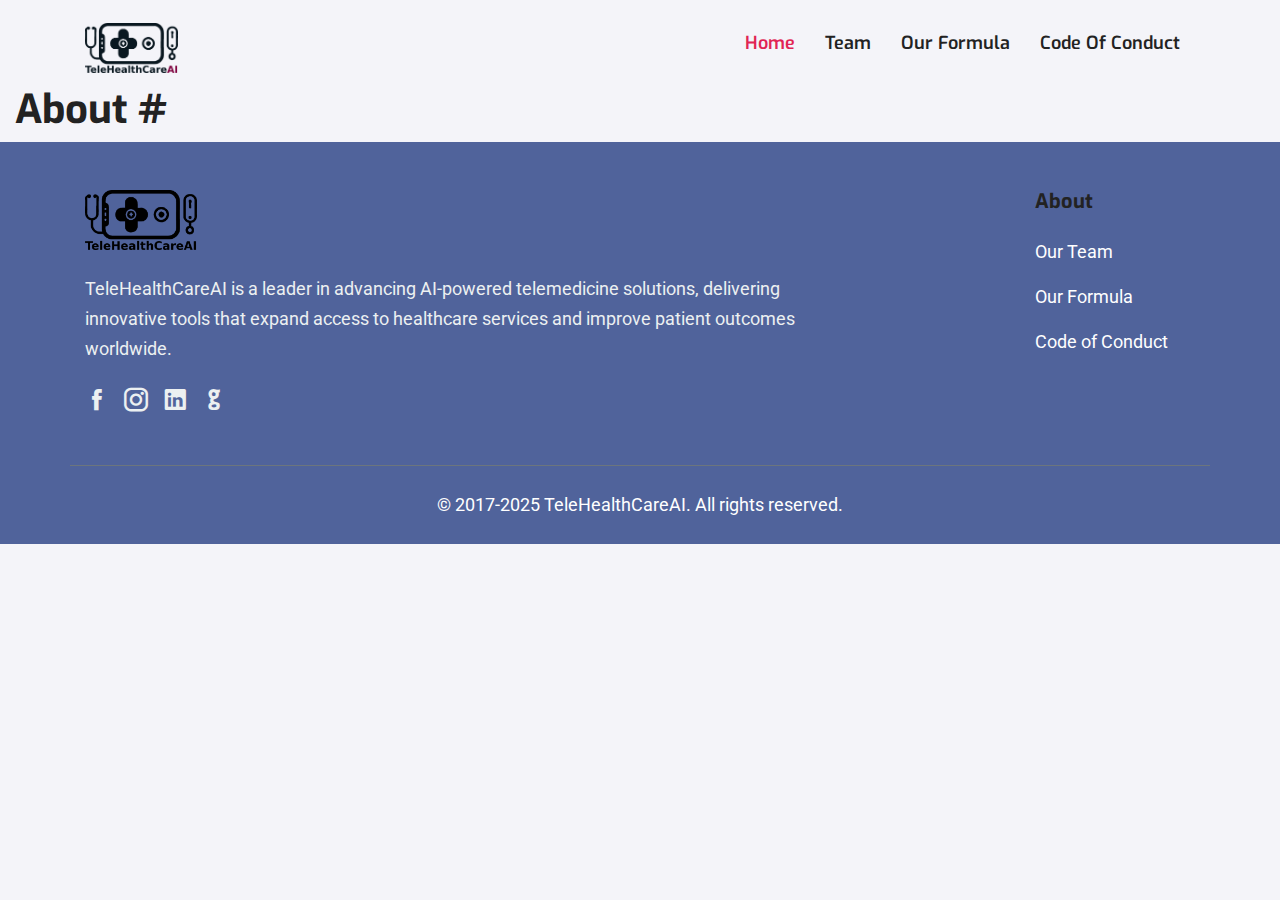
<file: about/index.html>
<!DOCTYPE html>
<html lang="en">
  <head>
    <meta charset="utf-8" />
    <title>TeleHealthCareAI</title>
    <meta http-equiv="X-UA-Compatible" content="IE=edge" />
    <meta
      name="description"
      content="TeleHealthCareAI - AI-powered telemedicine projects"
    />
    <meta
      name="viewport"
      content="width=device-width, initial-scale=1.0, maximum-scale=5.0"
    />
    <meta name="author" content="TeleHealthCareAI" />
    <link rel="shortcut icon" type="image/x-icon" href="/images/favicon.png" />
    <link rel="stylesheet" href="/plugins/bootstrap/bootstrap.min.css" />
    <link rel="stylesheet" href="/plugins/icofont/icofont.min.css" />

    <link rel="stylesheet" href="/css/style.css" />
    <link rel="stylesheet" href="/css/index.css"/>
    
    
  </head>
  <body id="top" style="background-color: #f4f4f9; color: #333;">
    <header>
      <nav class="navbar navbar-expand-lg navigation" id="navbar">
        <div class="container">
          <a class="navbar-brand" href="/">
            <img
              src="/images/logo-small-horizontal.png"
              alt=""
              class="img-fluid"
              style="height: 50px"

            />
          </a>
          <button
            class="navbar-toggler collapsed"
            type="button"
            data-toggle="collapse"
            data-target="#navbarmain"
            aria-controls="navbarmain"
            aria-expanded="false"
            aria-label="Toggle navigation"
          >
            <span class="icofont-navigation-menu"></span>
          </button>
          <div class="collapse navbar-collapse" id="navbarmain">
            <ul class="navbar-nav ml-auto">
              <li class="nav-item active">
                <a class="nav-link" href="/">Home</a>
              </li>
              <li class="nav-item">
                <a class="nav-link" href="/about/team/">Team</a>
              </li>
              <li class="nav-item">
                <a class="nav-link" href="/about/formula">Our Formula</a>
              <li class="nav-item">
                <a class="nav-link" href="/about/coc">Code of Conduct</a>
              </li>
              </li>
              <!--
              <li class="nav-item">
                <a class="nav-link" href="#partners">Partners</a>
              </li>
              -->
            </ul>
          </div>
        </div>
      </nav>
    </header>
    <div class=container-fluid>
      <section class="content-inner">
        
        <section>
          <div class="row pt-0">
            <div class="col-md-12 mx-auto">
              
                <h1 id="about">About<a class="headerlink" href="#about" title="Permanent link"> #</a></h1>
              
            </div>
          </div>
        </section>
        
      </section>
    </div>
    <footer class="footer pt-5 pb-4" style="background-color: #50639b; color: #ECF0F1;">
      <div class="container">
        <div class="row justify-content-between align-items-start gy-4">

          <!-- Logo and Description Column (Left-aligned) -->
          <div class="col-lg-8 col-md-12 mb-4">
            <div class="p-0 d-inline-block rounded mb-4">
              <img src="/images/logo-small-horizontal-black.png" alt="TeleHealthCareAI"
                class="img-fluid" style="height: 60px; width: auto;" />
            </div>
            <p class="mb-0 fs-6 lh-lg">
              TeleHealthCareAI is a leader in advancing AI-powered telemedicine solutions,
              delivering innovative tools that expand access to healthcare services and
              improve patient outcomes worldwide.
            </p>

            <!-- Social Media Icons -->
            <div class="d-flex mt-4 gap-3">
              <a href="#" class="social-icon facebook hover-opacity">
                <i class="icofont-facebook fs-4"></i>
              </a>
              <a href="#" class="social-icon instagram hover-opacity">
                <i class="icofont-instagram fs-4"></i>
              </a>
              <a href="#" class="social-icon linkedin hover-opacity">
                <i class="icofont-linkedin fs-4"></i>
              </a>
              <a href="#" class="social-icon github hover-opacity">
                <i class="icofont-github fs-4"></i>
              </a>
            </div>
          </div>

          <!-- About Column (Right-aligned) -->
          <div class="col-lg-2 col-md-12 ms-auto">
            <h5 class="footer-heading mb-4 fw-bold text-black">About</h5>
            <ul class="list-unstyled">
              <li class="mb-3">
                <a href="/about/team/" class="footer-link text-white text-decoration-none py-1">
                   Our Team
                </a>
              </li>
              <li class="mb-3">
                <a href="/about/formula/" class="footer-link text-white text-decoration-none py-1">
                  Our Formula
                </a>
              </li>
              <li class="mb-3">
                <a href="/about/coc/" class="footer-link text-white text-decoration-none py-1">
                   Code of Conduct
                </a>
              </li>
            </ul>
          </div>
        </div>

        <!-- Copyright -->
        <div class="row mt-4 pt-4 border-top border-secondary text-center">
          <div class="col-12">
            <p class="mb-0 fs-6 text-white">© 2017-2025 TeleHealthCareAI. All rights reserved.</p>
          </div>
        </div>

      </div>
    </footer>
    <script src="/plugins/jquery/jquery.js"></script>
    <script src="/plugins/bootstrap/bootstrap.min.js"></script>
    <script src="/js/script.js"></script>
  </body>
</html>
</file>
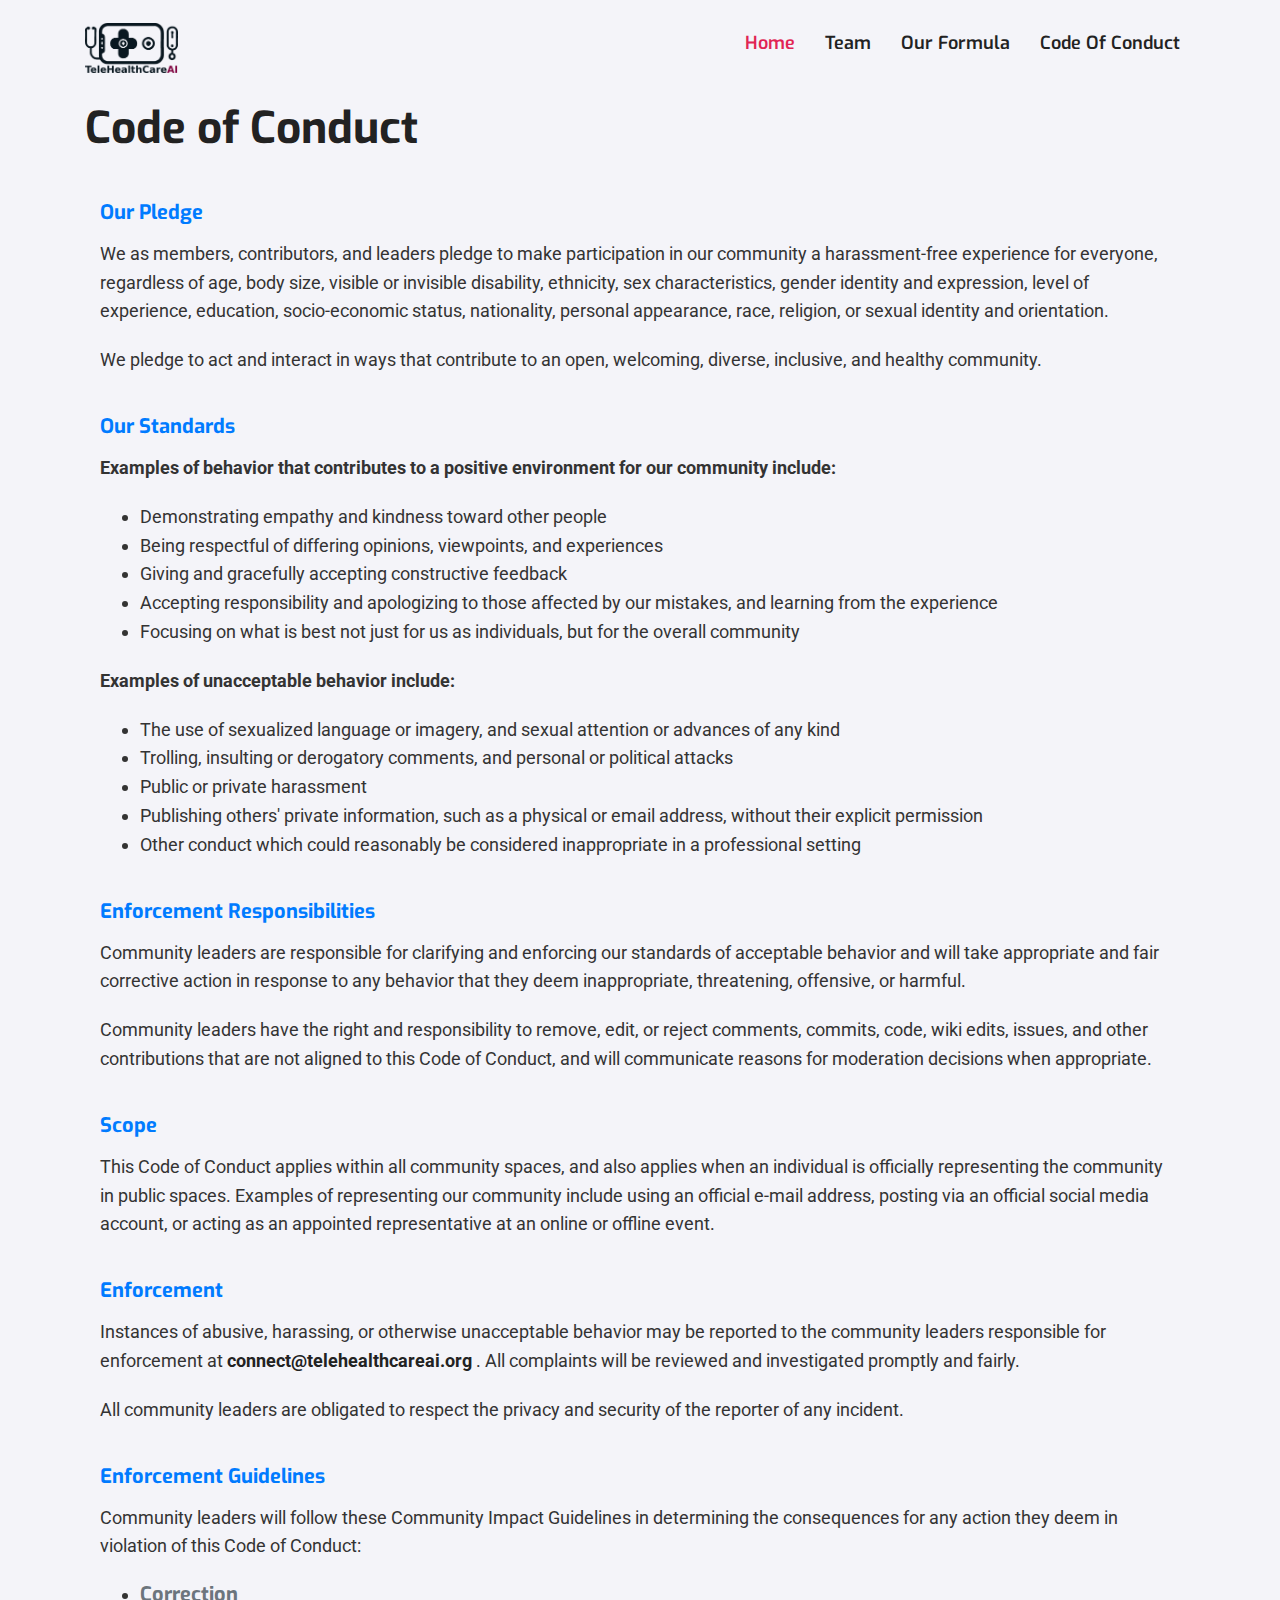
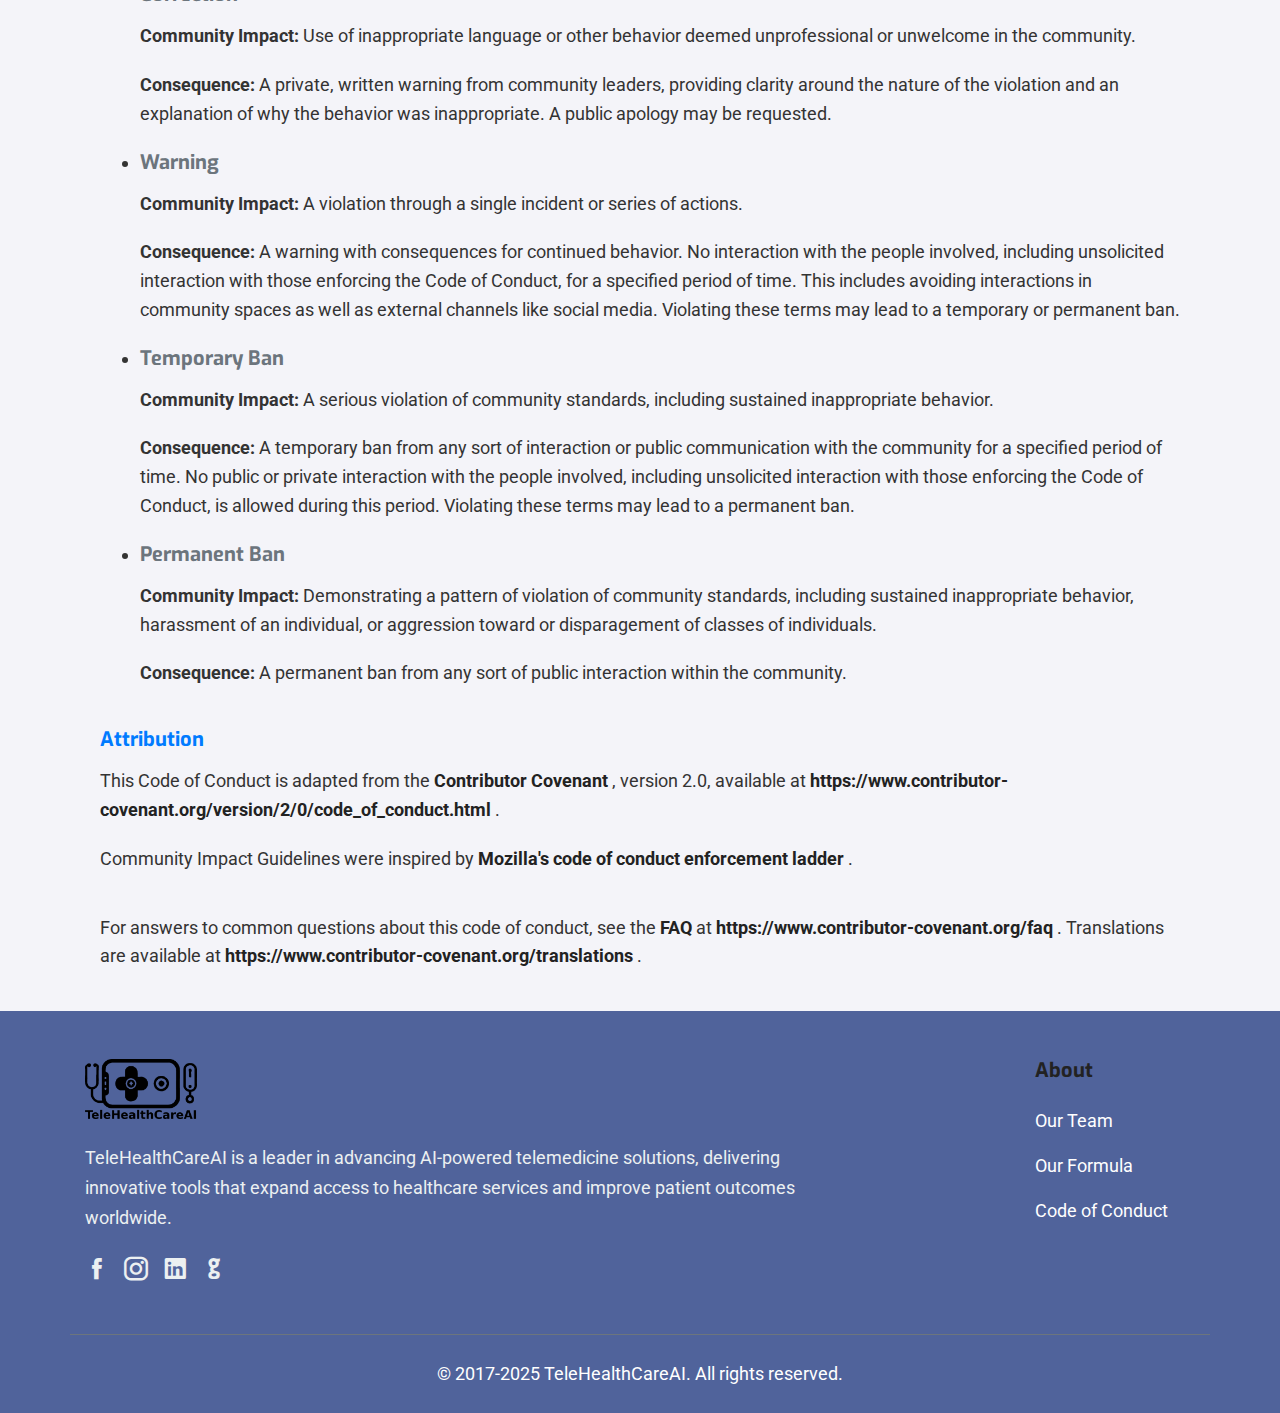
<file: about/coc/index.html>
<!DOCTYPE html>
<html lang="en">
  <head>
    <meta charset="utf-8" />
    <title>TeleHealthCareAI</title>
    <meta http-equiv="X-UA-Compatible" content="IE=edge" />
    <meta
      name="description"
      content="TeleHealthCareAI - AI-powered telemedicine projects"
    />
    <meta
      name="viewport"
      content="width=device-width, initial-scale=1.0, maximum-scale=5.0"
    />
    <meta name="author" content="TeleHealthCareAI" />
    <link rel="shortcut icon" type="image/x-icon" href="/images/favicon.png" />
    <link rel="stylesheet" href="/plugins/bootstrap/bootstrap.min.css" />
    <link rel="stylesheet" href="/plugins/icofont/icofont.min.css" />

    <link rel="stylesheet" href="/css/style.css" />
    <link rel="stylesheet" href="/css/index.css"/>
    
    
  </head>
  <body id="top" style="background-color: #f4f4f9; color: #333;">
    <header>
      <nav class="navbar navbar-expand-lg navigation" id="navbar">
        <div class="container">
          <a class="navbar-brand" href="/">
            <img
              src="/images/logo-small-horizontal.png"
              alt=""
              class="img-fluid"
              style="height: 50px"

            />
          </a>
          <button
            class="navbar-toggler collapsed"
            type="button"
            data-toggle="collapse"
            data-target="#navbarmain"
            aria-controls="navbarmain"
            aria-expanded="false"
            aria-label="Toggle navigation"
          >
            <span class="icofont-navigation-menu"></span>
          </button>
          <div class="collapse navbar-collapse" id="navbarmain">
            <ul class="navbar-nav ml-auto">
              <li class="nav-item active">
                <a class="nav-link" href="/">Home</a>
              </li>
              <li class="nav-item">
                <a class="nav-link" href="/about/team/">Team</a>
              </li>
              <li class="nav-item">
                <a class="nav-link" href="/about/formula">Our Formula</a>
              <li class="nav-item">
                <a class="nav-link" href="/about/coc">Code of Conduct</a>
              </li>
              </li>
              <!--
              <li class="nav-item">
                <a class="nav-link" href="#partners">Partners</a>
              </li>
              -->
            </ul>
          </div>
        </div>
      </nav>
    </header>
    <div class=container-fluid>
      <section class="content-inner">
        
<section class="container pt-3">
  <div class="section-header">
    <h2>Code of Conduct</h2>
  </div>
  <section class="container pt-3">
  <div class="coc-section">
    <h5>Our Pledge</h5>
    <p>
      We as members, contributors, and leaders pledge to make participation in
      our community a harassment-free experience for everyone, regardless of
      age, body size, visible or invisible disability, ethnicity, sex
      characteristics, gender identity and expression, level of experience,
      education, socio-economic status, nationality, personal appearance, race,
      religion, or sexual identity and orientation.
    </p>
    <p>
      We pledge to act and interact in ways that contribute to an open,
      welcoming, diverse, inclusive, and healthy community.
    </p>
  </div>

  <div class="coc-section">
    <h5>Our Standards</h5>
    <p>
      <strong
        >Examples of behavior that contributes to a positive environment for our
        community include:</strong
      >
    </p>
    <ul>
      <li>Demonstrating empathy and kindness toward other people</li>
      <li>
        Being respectful of differing opinions, viewpoints, and experiences
      </li>
      <li>Giving and gracefully accepting constructive feedback</li>
      <li>
        Accepting responsibility and apologizing to those affected by our
        mistakes, and learning from the experience
      </li>
      <li>
        Focusing on what is best not just for us as individuals, but for the
        overall community
      </li>
    </ul>
    <p><strong>Examples of unacceptable behavior include:</strong></p>
    <ul>
      <li>
        The use of sexualized language or imagery, and sexual attention or
        advances of any kind
      </li>
      <li>
        Trolling, insulting or derogatory comments, and personal or political
        attacks
      </li>
      <li>Public or private harassment</li>
      <li>
        Publishing others' private information, such as a physical or email
        address, without their explicit permission
      </li>
      <li>
        Other conduct which could reasonably be considered inappropriate in a
        professional setting
      </li>
    </ul>
  </div>

  <div class="coc-section">
    <h5>Enforcement Responsibilities</h5>
    <p>
      Community leaders are responsible for clarifying and enforcing our
      standards of acceptable behavior and will take appropriate and fair
      corrective action in response to any behavior that they deem
      inappropriate, threatening, offensive, or harmful.
    </p>
    <p>
      Community leaders have the right and responsibility to remove, edit, or
      reject comments, commits, code, wiki edits, issues, and other
      contributions that are not aligned to this Code of Conduct, and will
      communicate reasons for moderation decisions when appropriate.
    </p>
  </div>

  <div class="coc-section">
    <h5>Scope</h5>
    <p>
      This Code of Conduct applies within all community spaces, and also applies
      when an individual is officially representing the community in public
      spaces. Examples of representing our community include using an official
      e-mail address, posting via an official social media account, or acting as
      an appointed representative at an online or offline event.
    </p>
  </div>

  <div class="coc-section">
    <h5>Enforcement</h5>
    <p>
      Instances of abusive, harassing, or otherwise unacceptable behavior may be
      reported to the community leaders responsible for enforcement at
      <a href="mailto: connect@telehealthcareai.org">connect@telehealthcareai.org </a>.
      All complaints will be reviewed and investigated promptly and fairly.
    </p>
    <p>
      All community leaders are obligated to respect the privacy and security of
      the reporter of any incident.
    </p>
  </div>

  <div class="coc-section">
    <h5>Enforcement Guidelines</h5>
    <p>
      Community leaders will follow these Community Impact Guidelines in
      determining the consequences for any action they deem in violation of this
      Code of Conduct:
    </p>
    <ul>
      <li>
        <h5 class="text-secondary font-weight-bold">Correction</h5>
        <p>
          <strong>Community Impact:</strong> Use of inappropriate language or
          other behavior deemed unprofessional or unwelcome in the community.
        </p>
        <p>
          <strong>Consequence:</strong> A private, written warning from
          community leaders, providing clarity around the nature of the
          violation and an explanation of why the behavior was inappropriate. A
          public apology may be requested.
        </p>
      </li>
      <li>
        <h5 class="text-secondary font-weight-bold">Warning</h5>
        <p>
          <strong>Community Impact:</strong> A violation through a single
          incident or series of actions.
        </p>
        <p>
          <strong>Consequence:</strong> A warning with consequences for
          continued behavior. No interaction with the people involved, including
          unsolicited interaction with those enforcing the Code of Conduct, for
          a specified period of time. This includes avoiding interactions in
          community spaces as well as external channels like social media.
          Violating these terms may lead to a temporary or permanent ban.
        </p>
      </li>
      <li>
        <h5 class="text-secondary font-weight-bold">Temporary Ban</h5>
        <p>
          <strong>Community Impact:</strong> A serious violation of community
          standards, including sustained inappropriate behavior.
        </p>
        <p>
          <strong>Consequence:</strong> A temporary ban from any sort of
          interaction or public communication with the community for a specified
          period of time. No public or private interaction with the people
          involved, including unsolicited interaction with those enforcing the
          Code of Conduct, is allowed during this period. Violating these terms
          may lead to a permanent ban.
        </p>
      </li>
      <li>
        <h5 class="text-secondary font-weight-bold">Permanent Ban</h5>
        <p>
          <strong>Community Impact:</strong> Demonstrating a pattern of
          violation of community standards, including sustained inappropriate
          behavior, harassment of an individual, or aggression toward or
          disparagement of classes of individuals.
        </p>
        <p>
          <strong>Consequence:</strong> A permanent ban from any sort of public
          interaction within the community.
        </p>
      </li>
    </ul>
  </div>

  <div class="coc-section">
    <h5>Attribution</h5>
    <p>
      This Code of Conduct is adapted from the
      <a
        href="https://www.contributor-covenant.org/version/2/0/code_of_conduct.html"
        target="_blank"
      >
        Contributor Covenant </a
      >, version 2.0, available at
      <a
        href="https://www.contributor-covenant.org/version/2/0/code_of_conduct.html"
        target="_blank"
      >
        https://www.contributor-covenant.org/version/2/0/code_of_conduct.html </a
      >.
    </p>
    <p>
      Community Impact Guidelines were inspired by
      <a href="https://github.com/mozilla/diversity" target="_blank">
        Mozilla's code of conduct enforcement ladder </a
      >.
    </p>
  </div>

  <div class="coc-section">
    <p>
      For answers to common questions about this code of conduct, see the
      <a href="https://www.contributor-covenant.org/faq" target="_blank">FAQ</a>
      at
      <a href="https://www.contributor-covenant.org/faq" target="_blank">
        https://www.contributor-covenant.org/faq </a
      >. Translations are available at
      <a
        href="https://www.contributor-covenant.org/translations"
        target="_blank"
      >
        https://www.contributor-covenant.org/translations </a
      >.
    </p>
  </div>
</section>
</section>

      </section>
    </div>
    <footer class="footer pt-5 pb-4" style="background-color: #50639b; color: #ECF0F1;">
      <div class="container">
        <div class="row justify-content-between align-items-start gy-4">

          <!-- Logo and Description Column (Left-aligned) -->
          <div class="col-lg-8 col-md-12 mb-4">
            <div class="p-0 d-inline-block rounded mb-4">
              <img src="/images/logo-small-horizontal-black.png" alt="TeleHealthCareAI"
                class="img-fluid" style="height: 60px; width: auto;" />
            </div>
            <p class="mb-0 fs-6 lh-lg">
              TeleHealthCareAI is a leader in advancing AI-powered telemedicine solutions,
              delivering innovative tools that expand access to healthcare services and
              improve patient outcomes worldwide.
            </p>

            <!-- Social Media Icons -->
            <div class="d-flex mt-4 gap-3">
              <a href="#" class="social-icon facebook hover-opacity">
                <i class="icofont-facebook fs-4"></i>
              </a>
              <a href="#" class="social-icon instagram hover-opacity">
                <i class="icofont-instagram fs-4"></i>
              </a>
              <a href="#" class="social-icon linkedin hover-opacity">
                <i class="icofont-linkedin fs-4"></i>
              </a>
              <a href="#" class="social-icon github hover-opacity">
                <i class="icofont-github fs-4"></i>
              </a>
            </div>
          </div>

          <!-- About Column (Right-aligned) -->
          <div class="col-lg-2 col-md-12 ms-auto">
            <h5 class="footer-heading mb-4 fw-bold text-black">About</h5>
            <ul class="list-unstyled">
              <li class="mb-3">
                <a href="/about/team/" class="footer-link text-white text-decoration-none py-1">
                   Our Team
                </a>
              </li>
              <li class="mb-3">
                <a href="/about/formula/" class="footer-link text-white text-decoration-none py-1">
                  Our Formula
                </a>
              </li>
              <li class="mb-3">
                <a href="/about/coc/" class="footer-link text-white text-decoration-none py-1">
                   Code of Conduct
                </a>
              </li>
            </ul>
          </div>
        </div>

        <!-- Copyright -->
        <div class="row mt-4 pt-4 border-top border-secondary text-center">
          <div class="col-12">
            <p class="mb-0 fs-6 text-white">© 2017-2025 TeleHealthCareAI. All rights reserved.</p>
          </div>
        </div>

      </div>
    </footer>
    <script src="/plugins/jquery/jquery.js"></script>
    <script src="/plugins/bootstrap/bootstrap.min.js"></script>
    <script src="/js/script.js"></script>
  </body>
</html>
</file>
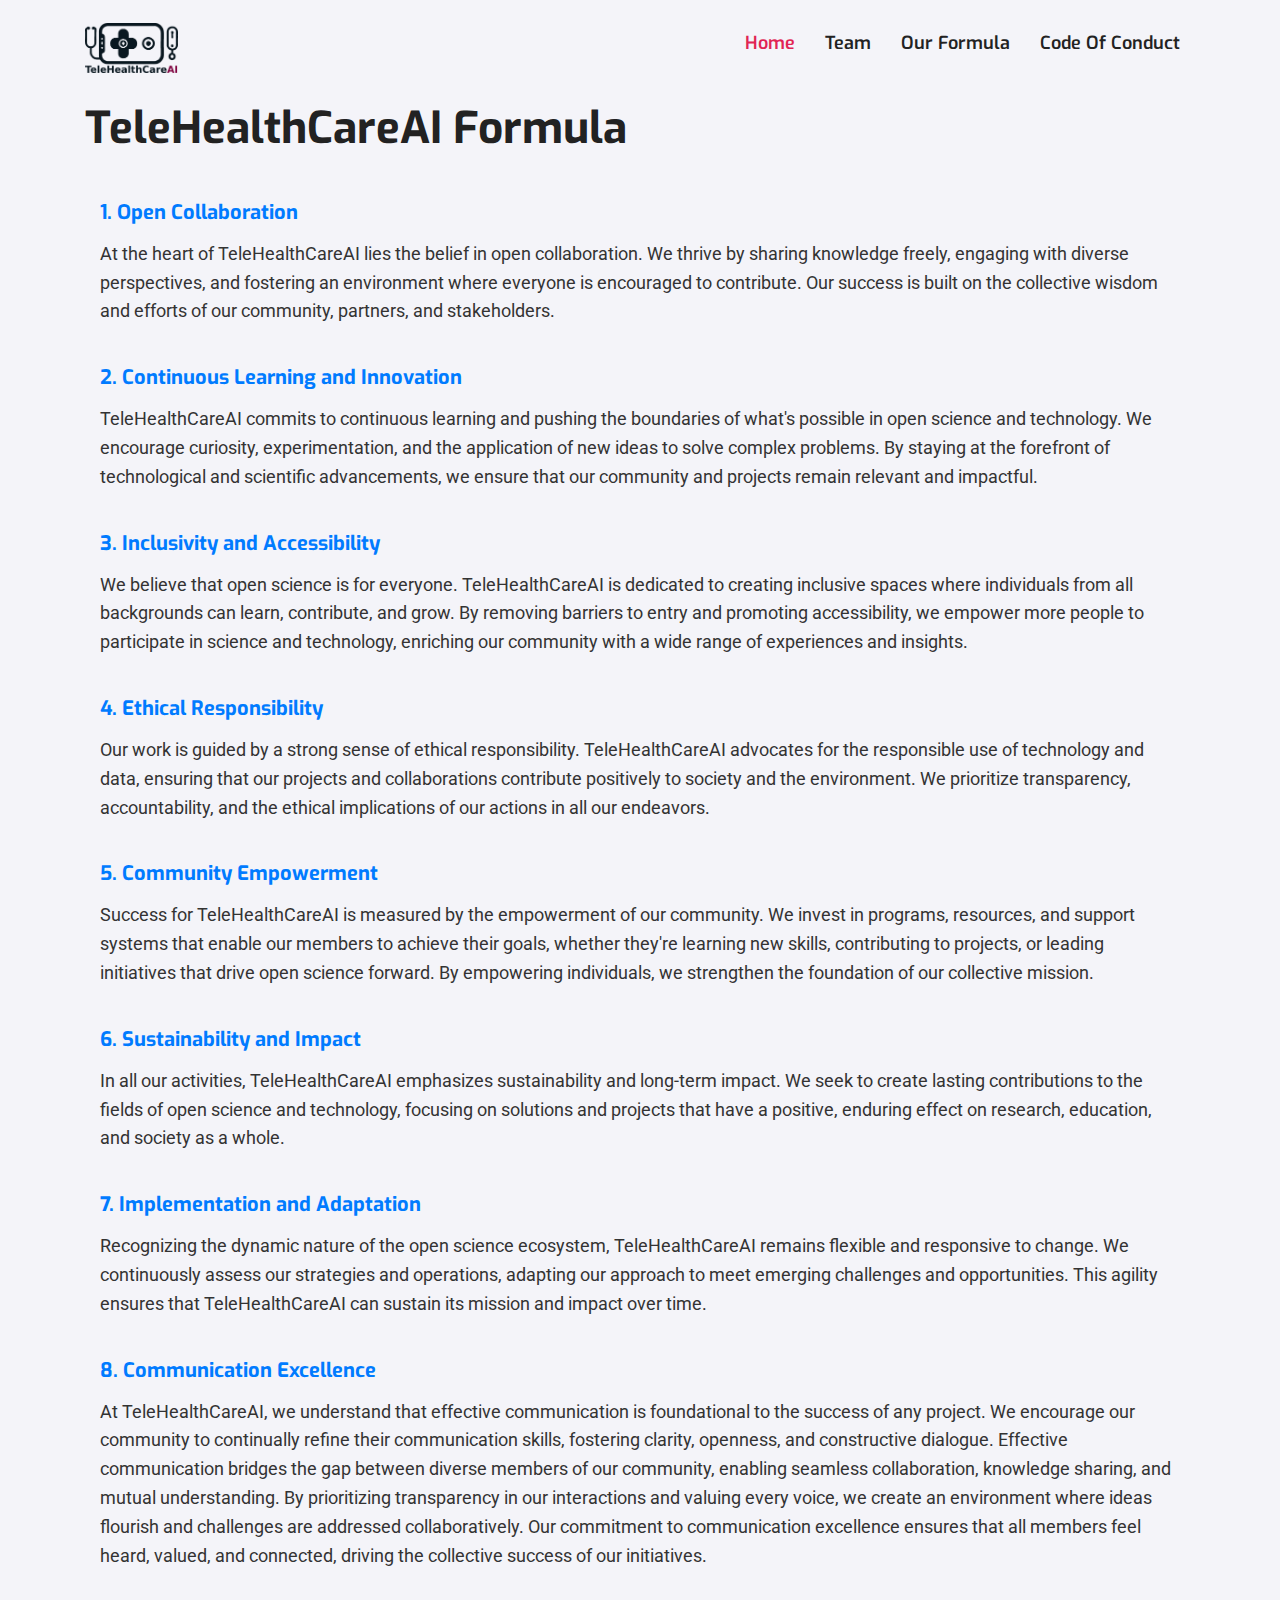
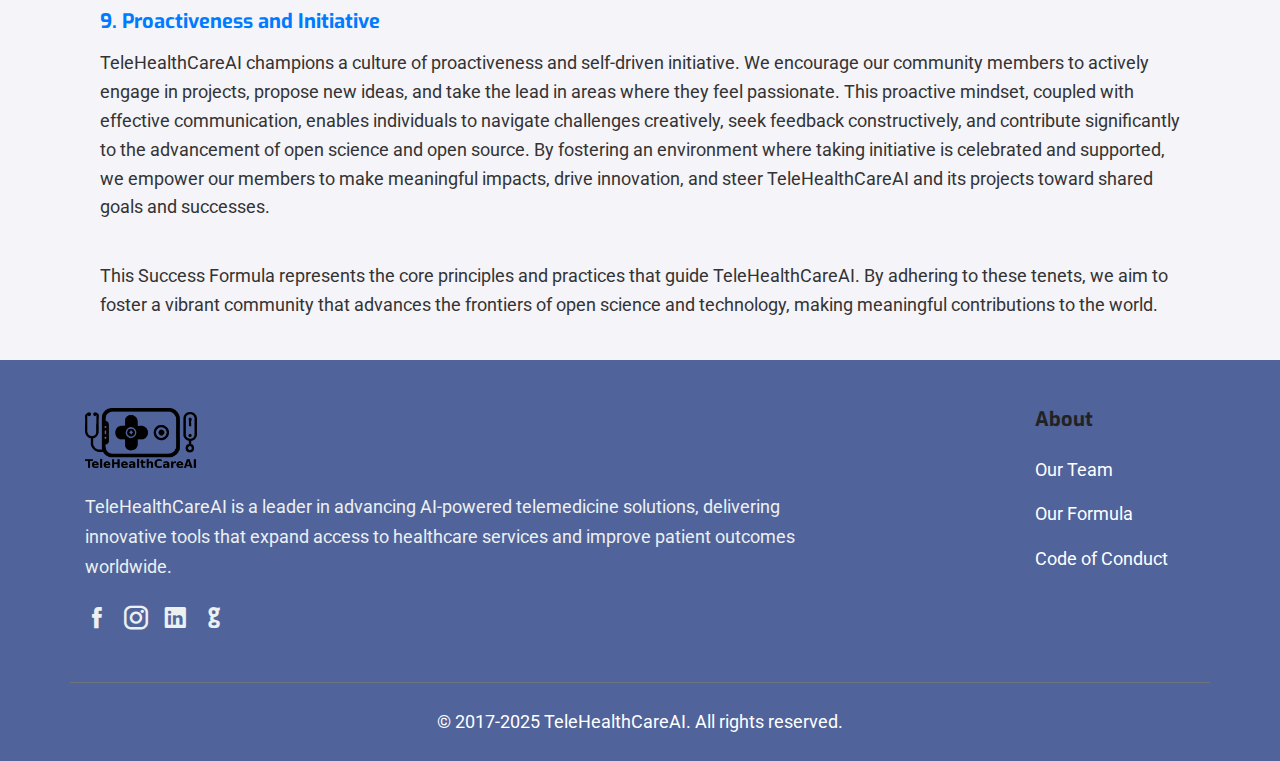
<file: about/formula/index.html>
<!DOCTYPE html>
<html lang="en">
  <head>
    <meta charset="utf-8" />
    <title>TeleHealthCareAI</title>
    <meta http-equiv="X-UA-Compatible" content="IE=edge" />
    <meta
      name="description"
      content="TeleHealthCareAI - AI-powered telemedicine projects"
    />
    <meta
      name="viewport"
      content="width=device-width, initial-scale=1.0, maximum-scale=5.0"
    />
    <meta name="author" content="TeleHealthCareAI" />
    <link rel="shortcut icon" type="image/x-icon" href="/images/favicon.png" />
    <link rel="stylesheet" href="/plugins/bootstrap/bootstrap.min.css" />
    <link rel="stylesheet" href="/plugins/icofont/icofont.min.css" />

    <link rel="stylesheet" href="/css/style.css" />
    <link rel="stylesheet" href="/css/index.css"/>
    
    
  </head>
  <body id="top" style="background-color: #f4f4f9; color: #333;">
    <header>
      <nav class="navbar navbar-expand-lg navigation" id="navbar">
        <div class="container">
          <a class="navbar-brand" href="/">
            <img
              src="/images/logo-small-horizontal.png"
              alt=""
              class="img-fluid"
              style="height: 50px"

            />
          </a>
          <button
            class="navbar-toggler collapsed"
            type="button"
            data-toggle="collapse"
            data-target="#navbarmain"
            aria-controls="navbarmain"
            aria-expanded="false"
            aria-label="Toggle navigation"
          >
            <span class="icofont-navigation-menu"></span>
          </button>
          <div class="collapse navbar-collapse" id="navbarmain">
            <ul class="navbar-nav ml-auto">
              <li class="nav-item active">
                <a class="nav-link" href="/">Home</a>
              </li>
              <li class="nav-item">
                <a class="nav-link" href="/about/team/">Team</a>
              </li>
              <li class="nav-item">
                <a class="nav-link" href="/about/formula">Our Formula</a>
              <li class="nav-item">
                <a class="nav-link" href="/about/coc">Code of Conduct</a>
              </li>
              </li>
              <!--
              <li class="nav-item">
                <a class="nav-link" href="#partners">Partners</a>
              </li>
              -->
            </ul>
          </div>
        </div>
      </nav>
    </header>
    <div class=container-fluid>
      <section class="content-inner">
        
<section class="container pt-3">
  <div class="section-header">
    <h2>TeleHealthCareAI Formula</h2>
  </div>
  <section class="container pt-3">

  <div class="formula-section">
    <h5>1. Open Collaboration</h5>
    <p>
      At the heart of TeleHealthCareAI lies the belief in open collaboration. We
      thrive by sharing knowledge freely, engaging with diverse perspectives,
      and fostering an environment where everyone is encouraged to contribute.
      Our success is built on the collective wisdom and efforts of our
      community, partners, and stakeholders.
    </p>
  </div>

  <div class="formula-section">
    <h5>2. Continuous Learning and Innovation</h5>
    <p>
      TeleHealthCareAI commits to continuous learning and pushing the boundaries
      of what's possible in open science and technology. We encourage curiosity,
      experimentation, and the application of new ideas to solve complex
      problems. By staying at the forefront of technological and scientific
      advancements, we ensure that our community and projects remain relevant
      and impactful.
    </p>
  </div>

  <div class="formula-section">
    <h5>3. Inclusivity and Accessibility</h5>
    <p>
      We believe that open science is for everyone. TeleHealthCareAI is
      dedicated to creating inclusive spaces where individuals from all
      backgrounds can learn, contribute, and grow. By removing barriers to entry
      and promoting accessibility, we empower more people to participate in
      science and technology, enriching our community with a wide range of
      experiences and insights.
    </p>
  </div>

  <div class="formula-section">
    <h5>4. Ethical Responsibility</h5>
    <p>
      Our work is guided by a strong sense of ethical responsibility.
      TeleHealthCareAI advocates for the responsible use of technology and data,
      ensuring that our projects and collaborations contribute positively to
      society and the environment. We prioritize transparency, accountability,
      and the ethical implications of our actions in all our endeavors.
    </p>
  </div>

  <div class="formula-section">
    <h5>5. Community Empowerment</h5>
    <p>
      Success for TeleHealthCareAI is measured by the empowerment of our
      community. We invest in programs, resources, and support systems that
      enable our members to achieve their goals, whether they're learning new
      skills, contributing to projects, or leading initiatives that drive open
      science forward. By empowering individuals, we strengthen the foundation
      of our collective mission.
    </p>
  </div>

  <div class="formula-section">
    <h5>6. Sustainability and Impact</h5>
    <p>
      In all our activities, TeleHealthCareAI emphasizes sustainability and
      long-term impact. We seek to create lasting contributions to the fields of
      open science and technology, focusing on solutions and projects that have
      a positive, enduring effect on research, education, and society as a
      whole.
    </p>
  </div>

  <div class="formula-section">
    <h5>7. Implementation and Adaptation</h5>
    <p>
      Recognizing the dynamic nature of the open science ecosystem,
      TeleHealthCareAI remains flexible and responsive to change. We
      continuously assess our strategies and operations, adapting our approach
      to meet emerging challenges and opportunities. This agility ensures that
      TeleHealthCareAI can sustain its mission and impact over time.
    </p>
  </div>

  <div class="formula-section">
    <h5>8. Communication Excellence</h5>
    <p>
      At TeleHealthCareAI, we understand that effective communication is
      foundational to the success of any project. We encourage our community to
      continually refine their communication skills, fostering clarity,
      openness, and constructive dialogue. Effective communication bridges the
      gap between diverse members of our community, enabling seamless
      collaboration, knowledge sharing, and mutual understanding. By
      prioritizing transparency in our interactions and valuing every voice, we
      create an environment where ideas flourish and challenges are addressed
      collaboratively. Our commitment to communication excellence ensures that
      all members feel heard, valued, and connected, driving the collective
      success of our initiatives.
    </p>
  </div>

  <div class="formula-section">
    <h5>9. Proactiveness and Initiative</h5>
    <p>
      TeleHealthCareAI champions a culture of proactiveness and self-driven
      initiative. We encourage our community members to actively engage in
      projects, propose new ideas, and take the lead in areas where they feel
      passionate. This proactive mindset, coupled with effective communication,
      enables individuals to navigate challenges creatively, seek feedback
      constructively, and contribute significantly to the advancement of open
      science and open source. By fostering an environment where taking
      initiative is celebrated and supported, we empower our members to make
      meaningful impacts, drive innovation, and steer TeleHealthCareAI and its
      projects toward shared goals and successes.
    </p>
  </div>

  <div class="formula-section">
    <p>
      This Success Formula represents the core principles and practices that
      guide TeleHealthCareAI. By adhering to these tenets, we aim to foster a
      vibrant community that advances the frontiers of open science and
      technology, making meaningful contributions to the world.
    </p>
  </div>
</section>
</section>

      </section>
    </div>
    <footer class="footer pt-5 pb-4" style="background-color: #50639b; color: #ECF0F1;">
      <div class="container">
        <div class="row justify-content-between align-items-start gy-4">

          <!-- Logo and Description Column (Left-aligned) -->
          <div class="col-lg-8 col-md-12 mb-4">
            <div class="p-0 d-inline-block rounded mb-4">
              <img src="/images/logo-small-horizontal-black.png" alt="TeleHealthCareAI"
                class="img-fluid" style="height: 60px; width: auto;" />
            </div>
            <p class="mb-0 fs-6 lh-lg">
              TeleHealthCareAI is a leader in advancing AI-powered telemedicine solutions,
              delivering innovative tools that expand access to healthcare services and
              improve patient outcomes worldwide.
            </p>

            <!-- Social Media Icons -->
            <div class="d-flex mt-4 gap-3">
              <a href="#" class="social-icon facebook hover-opacity">
                <i class="icofont-facebook fs-4"></i>
              </a>
              <a href="#" class="social-icon instagram hover-opacity">
                <i class="icofont-instagram fs-4"></i>
              </a>
              <a href="#" class="social-icon linkedin hover-opacity">
                <i class="icofont-linkedin fs-4"></i>
              </a>
              <a href="#" class="social-icon github hover-opacity">
                <i class="icofont-github fs-4"></i>
              </a>
            </div>
          </div>

          <!-- About Column (Right-aligned) -->
          <div class="col-lg-2 col-md-12 ms-auto">
            <h5 class="footer-heading mb-4 fw-bold text-black">About</h5>
            <ul class="list-unstyled">
              <li class="mb-3">
                <a href="/about/team/" class="footer-link text-white text-decoration-none py-1">
                   Our Team
                </a>
              </li>
              <li class="mb-3">
                <a href="/about/formula/" class="footer-link text-white text-decoration-none py-1">
                  Our Formula
                </a>
              </li>
              <li class="mb-3">
                <a href="/about/coc/" class="footer-link text-white text-decoration-none py-1">
                   Code of Conduct
                </a>
              </li>
            </ul>
          </div>
        </div>

        <!-- Copyright -->
        <div class="row mt-4 pt-4 border-top border-secondary text-center">
          <div class="col-12">
            <p class="mb-0 fs-6 text-white">© 2017-2025 TeleHealthCareAI. All rights reserved.</p>
          </div>
        </div>

      </div>
    </footer>
    <script src="/plugins/jquery/jquery.js"></script>
    <script src="/plugins/bootstrap/bootstrap.min.js"></script>
    <script src="/js/script.js"></script>
  </body>
</html>
</file>
<file: css/style.css>
/**
 * WEBSITE: https://themefisher.com
 * TWITTER: https://twitter.com/themefisher
 * FACEBOOK: https://www.facebook.com/themefisher
 * GITHUB: https://github.com/themefisher/
 */

/*=== MEDIA QUERY ===*/
@import url("https://fonts.googleapis.com/css?family=Exo:500,600,700|Roboto&display=swap");
html {
  overflow-x: hidden;
}

body {
  line-height: 1.6;
  font-family: "Roboto", sans-serif;
  -webkit-font-smoothing: antialiased;
  font-size: 18px;
  color: #6F8BA4;
  font-weight: 400;
  overflow-x: hidden;
}

h1, .h1, h2, .h2, h3, .h3, h4, .h4, h5, .h5, h6, .h6 {
  font-family: "Exo", sans-serif;
  font-weight: 700;
  color: #222;
}

h1, .h1 {
  font-size: 2.5rem;
}

h2, .h2 {
  font-size: 44px;
}

h3, .h3 {
  font-size: 1.5rem;
}

h4, .h4 {
  font-size: 1.3rem;
  line-height: 30px;
}

h5, .h5 {
  font-size: 1.25rem;
}

h6, .h6 {
  font-size: 1rem;
}

p {
  line-height: 30px;
}

.navbar-toggle .icon-bar {
  background: #223a66;
}

input[type=email], input[type=password], input[type=text], input[type=tel] {
  box-shadow: none;
  height: 45px;
  outline: none;
  font-size: 14px;
}
input[type=email]:focus, input[type=password]:focus, input[type=text]:focus, input[type=tel]:focus {
  box-shadow: none;
  border: 1px solid #223a66;
}

.form-control {
  box-shadow: none;
  border-radius: 0;
}
.form-control:focus {
  box-shadow: none;
  border: 1px solid #223a66;
}

.py-7 {
  padding: 7rem 0px;
}

.btn {
  display: inline-block;
  font-size: 14px;
  font-size: 0.8125rem;
  font-weight: 700;
  letter-spacing: 0.5px;
  padding: 0.75rem 2rem;
  font-family: "Exo", sans-serif;
  text-transform: uppercase;
  border-radius: 5px;
  border: 2px solid transparent;
  transition: all 0.35s ease;
}
.btn.btn-icon i {
  border-left: 1px solid rgba(255, 255, 255, 0.09);
  padding-left: 15px;
}
.btn:focus {
  outline: 0px;
  box-shadow: none;
}

.btn-main {
  background: #223a66;
  color: #fff;
  border-color: #223a66;
}
.btn-main:hover {
  background: #e12454;
  border-color: #e12454;
  color: #fff;
}

.btn-main-2 {
  background: #e12454;
  color: #fff;
  border-color: #e12454;
}
.btn-main-2:hover {
  background: #223a66;
  color: #fff;
  border-color: #223a66;
}

.btn-solid-border {
  border: 2px solid #223a66;
  background: transparent;
  color: #223a66;
}
.btn-solid-border:hover {
  border: 2px solid #223a66;
  color: #fff;
  background: #223a66;
}
.btn-solid-border:hover.btn-icon i {
  border-left: 1px solid rgba(255, 255, 255, 0.09);
}
.btn-solid-border.btn-icon i {
  border-left: 1px solid rgba(0, 0, 0, 0.09);
}

.btn-transparent {
  background: transparent;
  color: #222;
  border-color: #6F8BA4;
}
.btn-transparent:hover {
  background: #6F8BA4;
  color: #fff;
}

.btn-white {
  background: #fff;
  border-color: #fff;
  color: #222;
}
.btn-white:hover {
  background: #223a66;
  color: #fff;
  border-color: #223a66;
}

.btn-solid-white {
  border-color: #fff;
  color: #fff;
}
.btn-solid-white:hover {
  background: #fff;
  color: #222;
}

.btn-round {
  border-radius: 4px;
}

.btn-round-full {
  border-radius: 50px;
}

.btn.active:focus, .btn:active:focus, .btn:focus {
  outline: 0;
}

.bg-gray {
  background: #eff0f3;
}

.bg-primary {
  background: #223a66;
}

.bg-primary-dark {
  background: #152440;
}

.bg-primary-darker {
  background: #090f1a;
}

.bg-dark {
  background: #222;
}

.bg-gradient {
  background-image: linear-gradient(145deg, rgba(19, 177, 205, 0.95) 0%, rgba(152, 119, 234, 0.95) 100%);
  background-repeat: repeat-x;
}

.section {
  padding: 100px 0;
}

.section-sm {
  padding: 70px 0;
}

.section-bottom {
  padding-bottom: 100px;
}

.subtitle {
  color: #223a66;
  font-size: 14px;
  letter-spacing: 1px;
}

.overlay:before {
  content: "";
  position: absolute;
  left: 0;
  top: 0;
  bottom: 0;
  right: 0;
  width: 100%;
  height: 100%;
  opacity: 0.9;
  background: #223a66;
}

.overly-2 {
  position: relative;
}
.overly-2:before {
  content: "";
  position: absolute;
  left: 0;
  top: 0;
  bottom: 0;
  right: 0;
  width: 100%;
  height: 100%;
  background: rgba(0, 0, 0, 0.8);
}

.text-sm {
  font-size: 14px;
}

.text-md {
  font-size: 2.25rem;
}

.text-lg {
  font-size: 3.75rem;
}

.no-spacing {
  letter-spacing: 0px;
}

/* Links */
a {
  color: #222;
  text-decoration: none;
  transition: all 0.35s ease;
}

a:focus, a:hover {
  color: #e12454;
  text-decoration: none;
}

a:focus {
  outline: none;
}

.content-title {
  font-size: 40px;
  line-height: 50px;
}

.page-title {
  padding: 120px 0px 70px 0px;
  position: relative;
}
.page-title .block h1 {
  color: #fff;
}
.page-title .block p {
  color: #fff;
}
.page-title .breadcumb-nav {
  margin-top: 60px;
  padding-top: 30px;
  border-top: 1px solid rgba(255, 255, 255, 0.06);
}

.slick-slide:focus, .slick-slide a {
  outline: none;
}

@media (max-width: 480px) {
  h2, .h2 {
    font-size: 1.3rem;
    line-height: 36px;
  }
}
.title-color {
  color: #223a66;
}

.secondary-bg {
  background: #223a66;
}

.section-title {
  margin-bottom: 70px;
}
.section-title h2 {
  color: #223a66;
}

.text-lg {
  font-size: 50px;
}

.gray-bg {
  background: #f4f9fc;
}

@media (max-width: 480px) {
  .text-lg {
    font-size: 28px;
  }
}
@media (max-width: 400px) {
  .text-lg {
    font-size: 28px;
  }
}
#navbarmain .nav-link {
  font-weight: 600;
  padding: 15px 15px;
  color: #222;
  font-family: "Exo", sans-serif;
  text-transform: capitalize;
  font-size: 18px;
  transition: all 0.25s ease;
}
#navbarmain .nav-link:hover,
#navbarmain .active .nav-link {
  color: #e12454;
}

.dropdown-toggle::after {
  display: none;
}

.navbar-brand {
  margin-top: 10px;
}

.header-top-bar {
  background: #223a66;
  font-size: 14px;
  padding: 10px 0px;
  box-shadow: 0 1px 2px rgba(0, 0, 0, 0.05);
  color: #fff;
}

.top-bar-info li a {
  color: #fff;
  margin-right: 20px;
}

.top-right-bar a span {
  color: #fff;
  font-weight: 600;
  letter-spacing: 1px;
  vertical-align: middle;
}
.top-right-bar a i {
  color: #fff;
  margin-right: 10px;
}

@media (max-width: 992px) {
  .navigation {
    text-align: center;
  }
}
.navigation .dropdown-menu {
  padding: 0px;
  border: 0px;
  border-top: 5px solid #e12454;
  background: #fff;
  border-radius: 0px;
}
@media (max-width: 992px) {
  .navigation .dropdown-menu {
    text-align: center;
    float: left !important;
    width: 100%;
    margin: 0;
  }
}
.navigation .dropdown-toggle::after {
  display: none;
}
.navigation .dropleft .dropdown-menu,
.navigation .dropright .dropdown-menu {
  margin: 0;
}
.navigation .dropleft .dropdown-toggle::before,
.navigation .dropright .dropdown-toggle::after {
  font-weight: bold;
  font-size: 14px;
  border: 0;
  display: inline-block;
  font-family: IcoFont !important;
  vertical-align: 1px;
}
.navigation .dropleft .dropdown-toggle::before {
  content: "\eac9";
  margin-right: 5px;
}
.navigation .dropright .dropdown-toggle::after {
  content: "\eaca";
  margin-left: 5px;
}
.navigation .dropdown-item {
  padding: 13px 20px;
  background: transparent;
  font-weight: 400;
  color: #555;
  border-bottom: 1px solid #eee;
}
.navigation li:last-child .dropdown-item {
  border-bottom: 0;
}
.navigation .dropdown-submenu.active > .dropdown-toggle,
.navigation .dropdown-submenu:hover > .dropdown-item,
.navigation .dropdown-item.active,
.navigation .dropdown-item:hover {
  background: rgba(225, 36, 84, 0.05);
  color: #e12454;
}
.navigation button:focus {
  outline: 0;
}
@media (min-width: 992px) {
  .navigation .dropdown-menu {
    display: block;
    opacity: 0;
    visibility: hidden;
    transition: all 0.2s ease-in, visibility 0s linear 0.2s, transform 0.2s linear;
    display: block;
    visibility: hidden;
    opacity: 0;
    min-width: 200px;
    transform: translateY(10px);
  }
  .navigation .dropleft .dropdown-menu,
.navigation .dropright .dropdown-menu {
    margin-top: -5px;
  }
  .navigation .dropdown:hover > .dropdown-menu {
    visibility: visible;
    transition: all 0.3s ease 0s;
    opacity: 1;
    transform: translateY(0);
  }
}

.bg-1 {
  background: url("../images/bg/22.jpg") no-repeat 50% 50%;
  background-size: cover;
  position: relative;
}

.banner {
  position: relative;
  overflow: hidden;
  background: #fff;
  background: url("../images/bg/slider-bg-1.jpg") no-repeat center center;
  background-size: cover;
  min-height: 500px;
}
.banner .block {
  padding: 80px 0px 160px;
}
.banner .block h1 {
  font-size: 60px;
  line-height: 1.2;
  letter-spacing: -1.2px;
  text-transform: capitalize;
  color: #223a66;
}

.letter-spacing {
  letter-spacing: 2px;
}

.text-color {
  color: #223a66;
}

.text-color-2 {
  color: #e12454;
}

.divider {
  width: 40px;
  height: 5px;
  background: #e12454;
}

@media (max-width: 480px) {
  .banner .block h1 {
    font-size: 38px;
    line-height: 50px;
  }
  .banner {
    min-height: 450px;
    background: #fff !important;
  }
}
@media (max-width: 400px) {
  .banner .block h1 {
    font-size: 28px;
    line-height: 40px;
  }
  .banner {
    min-height: 450px;
    background: #fff !important;
  }
}
@media (max-width: 768px) {
  .banner .block h1 {
    font-size: 56px;
    line-height: 70px;
  }
  .banner {
    background: #fff !important;
  }
}
@media (max-width: 992px) {
  .banner {
    background: #fff !important;
  }
}
.about-img img {
  border-radius: 5px;
  box-shadow: 0px 0px 30px 0px rgba(0, 42, 106, 0.1);
}

.award-img {
  height: 120px;
  margin-bottom: 10px;
  align-items: center;
  display: flex;
  justify-content: center;
  background: #eff0f3;
}

.appoinment-content {
  position: relative;
}
.appoinment-content img {
  width: 85%;
}
.appoinment-content .emergency {
  position: absolute;
  content: "";
  right: 10px;
  bottom: 20px;
  background: #223a66;
  padding: 48px;
}
.appoinment-content .emergency h2 {
  color: #fff;
}
.appoinment-content .emergency i {
  margin-right: 10px;
  color: rgba(255, 255, 255, 0.7);
}

.appoinment-form {
  margin-top: 40px;
}
.appoinment-form .form-control {
  background: #f4f9fc;
  height: 55px;
  border-color: rgba(0, 0, 0, 0.05);
}
.appoinment-form textarea.form-control {
  height: auto;
}

.client-thumb {
  text-align: center;
}

.features {
  margin-top: -70px;
}

.feature-item {
  flex-basis: 33.33%;
  margin: 0px 10px;
  padding: 40px 30px;
  background-color: #fff;
  border-radius: 15px 15px 15px 15px;
  box-shadow: 0px 0px 30px 0px rgba(0, 42, 106, 0.1);
}
.feature-item .feature-icon i {
  font-size: 50px;
  color: #223a66;
}
.feature-item h4 {
  color: #223a66;
}
.feature-item p {
  font-size: 14px;
}

.feature-section.border-top {
  border-top: 1px solid rgba(0, 0, 0, 0.05) !important;
}

.w-hours li {
  padding: 6px 0px;
  border-bottom: 1px solid rgba(0, 0, 0, 0.05);
}

.counter-stat {
  text-align: center;
  padding: 55px 0px 40px 0px;
  position: relative;
}
.counter-stat i {
  display: block;
  color: rgba(255, 255, 255, 0.06);
  font-size: 70px;
  position: absolute;
  left: 0px;
  right: 0px;
  top: 0px;
  transform: translateY(25px);
}
.counter-stat span {
  font-size: 70px;
  color: #fff;
}
.counter-stat p {
  margin-bottom: 0px;
  color: rgba(255, 255, 255, 0.7);
}

.mb--80 {
  margin-bottom: -80px;
}

.service {
  padding-top: 180px;
}
.service .service-item {
  background: #fff;
  padding: 30px;
  border-radius: 5px;
}
.service .icon {
  float: left;
  margin-bottom: 10px;
}
.service i {
  color: #e12454;
}
.service h4 {
  padding-left: 20px;
}
.service .content {
  clear: both;
}

.service-block {
  padding: 20px;
  margin-top: 40px;
  border: 1px solid rgba(0, 0, 0, 0.03);
  box-shadow: 0 0 38px rgba(21, 40, 82, 0.07);
}
.service-block img {
  width: 100%;
  margin-top: -60px;
  border: 5px solid #fff;
}

.department-service {
  margin-bottom: 40px;
}
.department-service li {
  margin-bottom: 10px;
}
.department-service li i {
  color: #e12454;
}

.doctors .btn-group .btn {
  border-radius: 0px;
  margin: 0px 2px;
  text-transform: capitalize;
  font-size: 18px;
  padding: 0.6rem 1.5rem;
  cursor: pointer;
}
.doctors .btn-group .btn.active {
  box-shadow: none !important;
  border-color: transparent;
  background: #e12454;
  color: #fff;
}
.doctors .btn-group .btn.focus {
  box-shadow: none !important;
  border-color: transparent;
}
.doctors .btn-group .btn:focus {
  box-shadow: none !important;
  border-color: transparent;
  background: #e12454;
  color: #fff;
}
.doctors .btn-group .btn:hover {
  box-shadow: none !important;
  border-color: transparent;
  background: #e12454;
  color: #fff;
}
.doctors .btn-group > .btn-group:not(:last-child) > .btn, .doctors .btn-group > .btn:not(:last-child):not(.dropdown-toggle), .doctors .btn-group > .btn:not(:first-child) {
  border-radius: 3px;
}

.doctor-inner-box {
  overflow: hidden;
}
.doctor-inner-box .doctor-profile {
  overflow: hidden;
  position: relative;
  box-shadow: 0px 8px 18px 0px rgba(200, 183, 255, 0.2);
}
.doctor-inner-box .doctor-profile .doctor-img {
  transition: all 0.35s ease;
}
.doctor-inner-box .doctor-profile .doctor-img:hover {
  transform: scale(1.1);
}

.lh-35 {
  line-height: 35px;
}

.doctor-info li {
  margin-bottom: 10px;
  color: #222;
}
.doctor-info li i {
  margin-right: 20px;
  color: #e12454;
}

.read-more {
  color: #223a66;
}

@media (max-width: 480px) {
  .doctors .btn-group {
    display: block;
  }
  .doctors .btn-group .btn {
    margin: 8px 3px;
  }
}
@media (max-width: 400px) {
  .doctors .btn-group {
    display: block;
  }
  .doctors .btn-group .btn {
    margin: 8px 3px;
  }
}
@media (max-width: 768px) {
  .doctors .btn-group {
    display: block;
  }
  .doctors .btn-group .btn {
    margin: 8px 3px;
  }
}
.cta {
  background: url("../images/bg/bg-4.jpg") no-repeat 50% 50%;
  background-size: cover;
  position: relative;
}
.cta:before {
  position: absolute;
  content: "";
  left: 0px;
  top: 0px;
  width: 100%;
  height: 100%;
  background: rgba(34, 58, 102, 0.95);
}

.mb-30 {
  margin-bottom: 30px;
}

.text-color-primary {
  color: #223a66;
}

.cta-section {
  margin-bottom: -80px;
}

.cta-page {
  background: url("../images/bg/banner.jpg") no-repeat;
  background-size: cover;
  position: relative;
}

.testimonial {
  position: relative;
}
.testimonial:before {
  width: 48%;
  height: 100%;
  top: 0;
  left: 0px;
  position: absolute;
  content: "";
  background: url("../images/bg/bg-2.jpg") no-repeat 50% 50%;
}
.testimonial .slick-dots {
  text-align: left;
}

.testimonial-block {
  position: relative;
  margin-bottom: 20px;
}
.testimonial-block p {
  background: #fff;
  font-size: 18px;
}
.testimonial-block .client-info {
  margin-bottom: 20px;
}
.testimonial-block .client-info h4 {
  margin-bottom: 0px;
}
.testimonial-block i {
  font-size: 60px;
  position: absolute;
  right: 46px;
  bottom: 89px;
  opacity: 0.08;
}
.testimonial-block .slick-dots {
  text-align: left;
}

.testimonial-wrap-2 .slick-dots {
  margin-left: -10px;
}

.testimonial-block.style-2 {
  background: #fff;
  padding: 30px;
  margin: 0px 4px;
  margin-bottom: 30px;
}
.testimonial-block.style-2 .testimonial-thumb {
  float: left;
}
.testimonial-block.style-2 .testimonial-thumb img {
  width: 80px;
  height: 80px;
  border-radius: 100%;
  margin-right: 20px;
  margin-bottom: 30px;
  border: 5px solid #eff0f3;
  margin-top: -5px;
}
.testimonial-block.style-2 .client-info p {
  clear: both;
  background: transparent;
}
.testimonial-block.style-2 i {
  bottom: -20px;
  color: #e12454;
  opacity: 0.3;
}

@media (max-width: 480px) {
  .testimonial-wrap {
    margin-left: 0px;
  }
  .testimonial::before {
    display: none;
  }
}
@media (max-width: 400px) {
  .testimonial-wrap {
    margin-left: 0px;
  }
  .testimonial::before {
    display: none;
  }
}
@media (max-width: 768px) {
  .testimonial-wrap {
    margin-left: 0px;
  }
  .testimonial::before {
    display: none;
  }
}
@media (max-width: 992px) {
  .testimonial-wrap {
    margin-left: 0px;
  }
  .testimonial::before {
    display: none;
  }
}
.contact-form-wrap .form-group {
  margin-bottom: 20px;
}
.contact-form-wrap .form-group .form-control {
  height: 60px;
  border: 1px solid #EEF2F6;
  box-shadow: none;
  width: 100%;
  background: #f4f9fc;
}
.contact-form-wrap .form-group-2 {
  margin-bottom: 13px;
}
.contact-form-wrap .form-group-2 textarea {
  height: auto;
  border: 1px solid #EEF2F6;
  box-shadow: none;
  background: #f4f9fc;
  width: 100%;
}

.social-icons li {
  margin: 0 6px;
}
.social-icons a {
  margin-right: 10px;
  font-size: 18px;
}

.google-map {
  position: relative;
}

.google-map #map {
  width: 100%;
  height: 500px;
}

.mt-90 {
  margin-top: 90px;
}

.contact-block {
  text-align: center;
  border: 5px solid #EEF2F6;
  padding: 50px 25px;
}
.contact-block i {
  font-size: 50px;
  margin-bottom: 15px;
  display: inline-block;
  color: #e12454;
}

.blog-item-content h2 {
  font-weight: 600;
  font-size: 38px;
}

/*=================================================================
  Single Blog Page
==================================================================*/
.nav-links .page-numbers {
  display: inline-block;
  width: 50px;
  height: 50px;
  border-radius: 100%;
  background: #eee;
  text-align: center;
  padding-top: 13px;
  font-weight: 600;
  margin-right: 10px;
}
.nav-links .page-numbers:hover {
  background: #223a66;
  color: #fff;
}
.nav-links .page-numbers.current {
  background: #223a66;
  color: #fff;
}

.comment-area .comment-thumb {
  margin-right: 20px;
  margin-bottom: 30px;
}
.comment-area h5 {
  font-size: 18px;
  font-weight: 500;
}
.comment-area span {
  font-size: 14px;
}

.posts-nav h6 {
  font-weight: 500;
}

.quote {
  font-size: 22px;
  color: #223a66;
  padding: 40px;
  font-style: italic;
  border-left: 5px solid #e12454;
  margin: 25px 0px;
}

.tag-option a {
  border: 1px solid #eff0f3;
  padding: 6px 12px;
  color: #6F8BA4;
  font-size: 14px;
}

.comment-form .form-control {
  background: #f7f8fb;
  border-radius: 5px;
  border-color: #f7f8fb;
  height: 50px;
}
.comment-form textarea.form-control {
  height: auto;
}

.post.post-single {
  border: none;
}
.post.post-single .post-thumb {
  margin-top: 30px;
}

.post-sub-heading {
  border-bottom: 1px solid #dedede;
  padding-bottom: 20px;
  letter-spacing: 2px;
  text-transform: uppercase;
  font-size: 18px;
  margin-bottom: 20px;
}

.post-social-share {
  margin-bottom: 50px;
}

.post-comments {
  margin: 30px 0;
}
.post-comments .media {
  margin-top: 20px;
}
.post-comments .media > .pull-left {
  padding-right: 20px;
}
.post-comments .comment-author {
  margin-top: 0;
  margin-bottom: 0px;
  font-weight: 500;
}
.post-comments .comment-author a {
  color: #223a66;
  font-size: 14px;
  text-transform: uppercase;
}
.post-comments time {
  margin: 0 0 5px;
  display: inline-block;
  color: #808080;
  font-size: 12px;
}
.post-comments .comment-button {
  color: #223a66;
  display: inline-block;
  margin-left: 5px;
  font-size: 12px;
}
.post-comments .comment-button i {
  margin-right: 5px;
  display: inline-block;
}
.post-comments .comment-button:hover {
  color: #223a66;
}

.post-excerpt {
  margin-bottom: 60px;
}
.post-excerpt h3 a {
  color: #000;
}
.post-excerpt p {
  margin: 0 0 30px;
}
.post-excerpt blockquote.quote-post {
  margin: 20px 0;
}
.post-excerpt blockquote.quote-post p {
  line-height: 30px;
  font-size: 20px;
  color: #223a66;
}

.comments-section {
  margin-top: 35px;
}

.author-about {
  margin-top: 40px;
}

.post-author {
  margin-right: 20px;
}

.post-author > img {
  border: 1px solid #dedede;
  max-width: 120px;
  padding: 5px;
  width: 100%;
}

.comment-list ul {
  margin-top: 20px;
}
.comment-list ul li {
  margin-bottom: 20px;
}

.comment-wrap {
  border: 1px solid #dedede;
  border-radius: 1px;
  margin-left: 20px;
  padding: 10px;
  position: relative;
}
.comment-wrap .author-avatar {
  margin-right: 10px;
}
.comment-wrap .media .media-heading {
  font-size: 14px;
  margin-bottom: 8px;
}
.comment-wrap .media .media-heading a {
  color: #223a66;
  font-size: 13px;
}
.comment-wrap .media .comment-meta {
  font-size: 12px;
  color: #888;
}
.comment-wrap .media p {
  margin-top: 15px;
}

.comment-reply-form {
  margin-top: 80px;
}
.comment-reply-form input, .comment-reply-form textarea {
  height: 35px;
  border-radius: 0;
  box-shadow: none;
}
.comment-reply-form input:focus, .comment-reply-form textarea:focus {
  box-shadow: none;
  border: 1px solid #223a66;
}
.comment-reply-form textarea, .comment-reply-form .btn-main {
  height: auto;
}

.sidebar-widget {
  margin-bottom: 30px;
  padding-bottom: 35px;
}
.sidebar-widget h5 {
  margin-bottom: 30px;
  position: relative;
  padding-bottom: 15px;
}
.sidebar-widget h5:before {
  position: absolute;
  content: "";
  left: 0px;
  bottom: 0px;
  width: 35px;
  height: 3px;
  background: #e12454;
}
.sidebar-widget.latest-post .media img {
  border-radius: 7px;
}
.sidebar-widget.latest-post .media h6 {
  font-weight: 500;
  line-height: 1.4;
}
.sidebar-widget.latest-post .media p {
  font-size: 12px;
}
.sidebar-widget.category ul li {
  margin-bottom: 10px;
}
.sidebar-widget.category ul li a {
  color: #222;
  transition: all 0.3s ease;
}
.sidebar-widget.category ul li a:hover {
  color: #223a66;
  padding-left: 5px;
}
.sidebar-widget.category ul li span {
  margin-left: 10px;
}
.sidebar-widget.tags a {
  font-size: 12px;
  text-transform: uppercase;
  letter-spacing: 0.075em;
  line-height: 41px;
  height: 41px;
  font-weight: 500;
  border-radius: 20px;
  color: #666;
  display: inline-block;
  background-color: #eff0f3;
  margin: 0 7px 10px 0;
  padding: 0 25px;
  transition: all 0.2s ease;
}
.sidebar-widget.tags a:hover {
  color: #fff;
  background: #223a66;
}
.sidebar-widget.schedule-widget {
  background: #f4f9fc;
  padding: 25px;
}
.sidebar-widget.schedule-widget ul li {
  padding: 10px 0px;
  border-bottom: 1px solid #eee;
}

.search-form {
  position: relative;
}
.search-form i {
  position: absolute;
  right: 15px;
  top: 35%;
}

.footer {
  padding-bottom: 10px;
}
.footer .copyright a {
  font-weight: 600;
}

.lh-35 {
  line-height: 35px;
}

.logo {
  font-weight: 600;
  letter-spacing: 1px;
}
.logo h3 {
  color: #223a66;
}
.logo span {
  color: #223a66;
}

.widget .divider {
  height: 3px;
}
.widget h4 {
  color: #223a66;
}
.widget .footer-menu a {
  color: #6F8BA4;
}
.widget .footer-menu a:hover {
  color: #e12454;
}

.footer-contact-block span {
  font-weight: 400;
  color: #6F8BA4;
}
.footer-contact-block i {
  font-size: 20px;
}

.footer-btm {
  border-top: 1px solid rgba(0, 0, 0, 0.06);
}

.footer-socials li a {
  width: 45px;
  height: 45px;
  background: #6F8BA4;
  color: #fff;
  display: inline-block;
  text-align: center;
  border-radius: 100%;
  padding-top: 12px;
}

.widget-contact h6 {
  font-weight: 500;
  margin-bottom: 18px;
}
.widget-contact h6 i {
  color: #e12454;
}

.subscribe {
  position: relative;
}
.subscribe .form-control {
  border-radius: 50px;
  height: 60px;
  padding-left: 25px;
  border-color: #eee;
}
.subscribe .btn {
  position: absolute;
  right: 6px;
  top: 6px;
}

.backtop {
  position: fixed;
  background: #223a66;
  z-index: 9999;
  display: inline-block;
  right: 55px;
  width: 50px;
  height: 50px;
  bottom: 50px;
  text-align: center;
  display: flex;
  justify-content: center;
  align-items: center;
  opacity: 0;
  border-radius: 50px;
  transition: 0.3s;
}
@media (max-width: 992px) {
  .backtop {
    bottom: 40px;
    right: 15px;
  }
}
@media (max-width: 768px) {
  .backtop {
    width: 45px;
    height: 45px;
  }
}
.backtop:hover {
  background-color: #e12454;
}
.backtop i {
  color: #fff;
  font-size: 20px;
}

.reveal {
  transition: all 0.3s;
  cursor: pointer;
  opacity: 1;
}
/*# sourceMappingURL=style.css.map */
</file>
<file: css/index.css>
/* Home Page */
/* Banner Section */
.banner h1 {
    font-size: 3rem;
    font-weight: bold;
}
.banner p {
    font-size: 1.2rem;
}
/* Section Heading */
.section h2 {
    font-size: 2.5rem;
    font-weight: bold;
    margin-bottom: 30px;
    text-align: center;
}
/* About Section */
#about p {
    font-size: 1.1rem;
    line-height: 1.8;
}
/* Service Section (Our Projects) */
.service h3 {
    font-size: 1.75rem;
    margin-bottom: 20px;
}
.service p {
    font-size: 1.1rem;
    line-height: 1.7;
}
/* Partners Section */
.clients h3 {
    font-size: 1.75rem;
    margin-bottom: 15px;
}
.clients img {
    max-width: 200px;
    margin-bottom: 15px;
}
/* Partner Section */
.partner p {
    font-size: 1.1rem;
}
/* Affiliate Section */
.affiliate p {
    font-size: 1.1rem;
}

.hover-opacity:hover {
    opacity: 0.8;
    transition: opacity 0.3s;
}


/* Formula Page */
.section-header {
    text-align: left;
    font-size: 2rem;
    margin-bottom: 30px;
}

.formula-section {
    margin-bottom: 40px;
}

.formula-section h5 {
    font-weight: bold;
    color: #007bff;
    margin-bottom: 15px;
}

.formula-section p {
    margin-bottom: 20px;
    line-height: 1.6;
}


/* COC Page */
.section-header {
    text-align: left;
    font-size: 2rem;
    margin-bottom: 30px;
}

.coc-section {
    margin-bottom: 40px;
}

.coc-section h5 {
    font-weight: bold;
    color: #007bff;
    margin-bottom: 15px;
}

.coc-section p {
    margin-bottom: 20px;
    line-height: 1.6;
}

.coc-section ul {
    margin-bottom: 20px;
}

.coc-section a {
    font-weight: bold;
}

.coc-section a:hover {
    text-decoration: none;
}



.social-icon i {
    font-size: 1.5rem;
    color: #ECF0F1;
    margin-right: 15px;
  }
</file>
